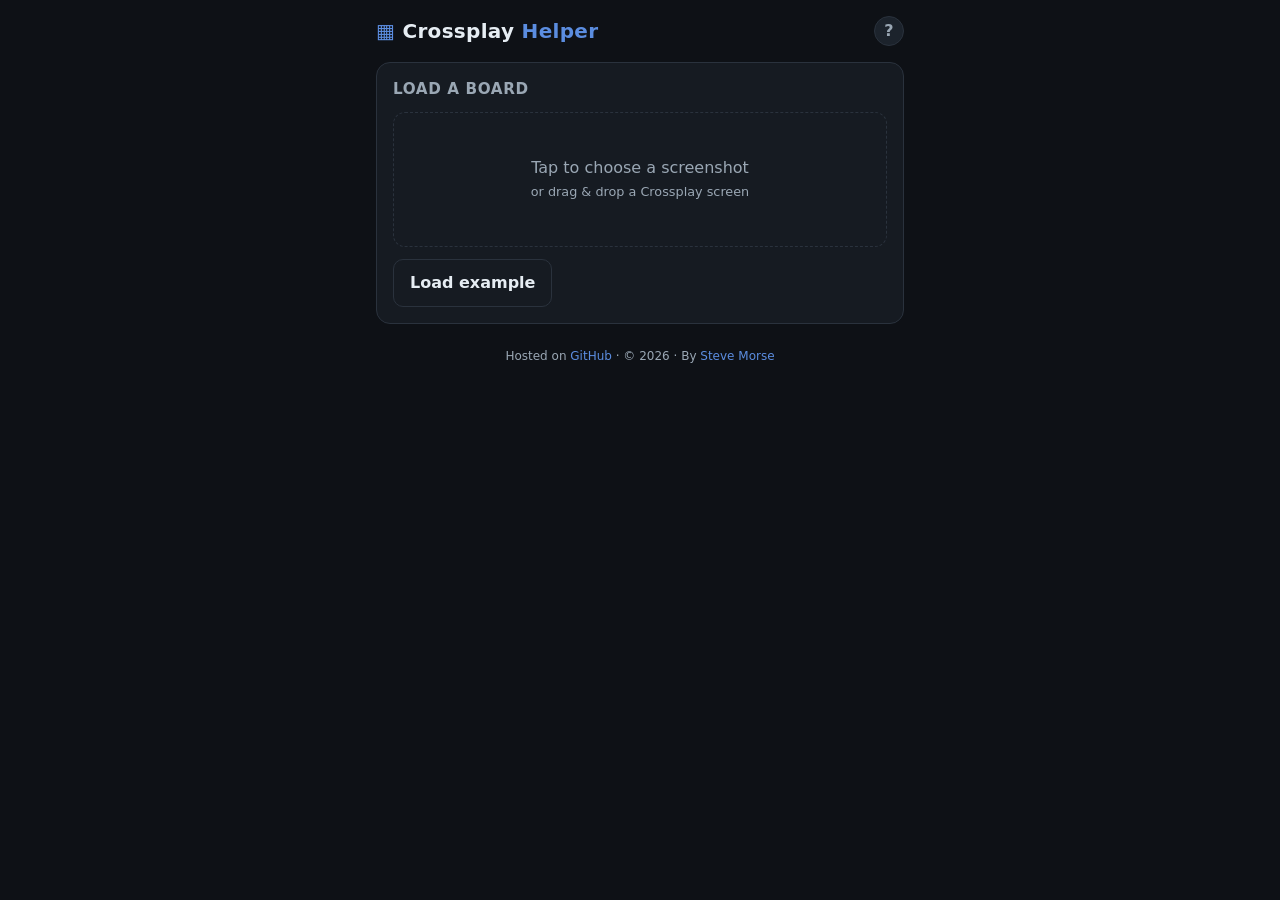
<file: index.html>
<!DOCTYPE html>
<html lang="en">
<head>
  <meta charset="utf-8" />
  <meta name="viewport" content="width=device-width, initial-scale=1, viewport-fit=cover" />
  <meta name="theme-color" content="#0e1116" />
  <title>Crossplay Helper</title>
  <meta name="description" content="Snap a screenshot of your NYT Crossplay game and get the best plays — board reading and word-crunching, right in your browser." />
  <link rel="canonical" href="https://stmorse.github.io/crossplay-helper/" />

  <!-- Open Graph / iMessage / Slack / social link previews -->
  <meta property="og:type" content="website" />
  <meta property="og:site_name" content="Crossplay Helper" />
  <meta property="og:title" content="Crossplay Helper" />
  <meta property="og:description" content="Snap a screenshot of your NYT Crossplay game and get the best plays — board reading and word-crunching, right in your browser." />
  <meta property="og:url" content="https://stmorse.github.io/crossplay-helper/" />
  <meta property="og:image" content="https://stmorse.github.io/crossplay-helper/og-image.png" />
  <meta property="og:image:type" content="image/png" />
  <meta property="og:image:width" content="1200" />
  <meta property="og:image:height" content="630" />
  <meta property="og:image:alt" content="Crossplay Helper — snap a screenshot, get the best play." />

  <!-- Twitter/X card -->
  <meta name="twitter:card" content="summary_large_image" />
  <meta name="twitter:title" content="Crossplay Helper" />
  <meta name="twitter:description" content="Snap a screenshot of your NYT Crossplay game and get the best plays." />
  <meta name="twitter:image" content="https://stmorse.github.io/crossplay-helper/og-image.png" />

  <link rel="icon" href="data:image/svg+xml,&lt;svg xmlns='http://www.w3.org/2000/svg' viewBox='0 0 16 16'&gt;&lt;rect width='16' height='16' rx='3' fill='%234076c6'/&gt;&lt;text x='8' y='12' font-size='11' font-family='sans-serif' font-weight='bold' fill='white' text-anchor='middle'&gt;C&lt;/text&gt;&lt;/svg&gt;" />
  <link rel="stylesheet" href="css/style.css" />

  <!-- Google tag (gtag.js) -->
  <script async src="https://www.googletagmanager.com/gtag/js?id=G-KH3XZ1ZKXK"></script>
  <script>
    window.dataLayer = window.dataLayer || [];
    function gtag(){dataLayer.push(arguments);}
    gtag('js', new Date());

    gtag('config', 'G-KH3XZ1ZKXK');
  </script>
</head>
<body>
  <div class="app">
    <header class="masthead">
      <h1><span class="mark">▦</span> Crossplay <span class="mark">Helper</span></h1>
      <button class="help-btn" id="help-btn" aria-label="How this works" title="How this works">?</button>
    </header>

    <!-- 1. Upload -->
    <section class="card" id="upload-card">
      <h2>Load a board</h2>
      <div class="dropzone" id="dropzone">
        <p>Tap to choose a screenshot<br /><span class="muted">or drag &amp; drop a Crossplay screen</span></p>
      </div>
      <input type="file" id="file-input" accept="image/*" class="hidden" />
      <div class="btn-row" style="margin-top:12px">
        <button class="btn ghost" id="load-example">Load example</button>
      </div>
      <p class="status" id="status"></p>
    </section>

    <!-- 2. Detected board (correction UI) -->
    <section class="card hidden" id="board-card">
      <h2>Board (Tap any cell to fix)</h2>
      <div class="board-wrap">
        <div class="board" id="board"></div>
      </div>
      <div style="margin-top:14px">
        <h2>Tray</h2>
        <div class="tray" id="tray"></div>
      </div>
      <div class="btn-row" style="margin-top:16px">
        <button class="btn primary" id="confirm-board" disabled>Find best plays</button>
        <button class="btn ghost" id="deep-analysis" disabled title="Coming soon: simulate opponent replies to rank plays">Deep analysis</button>
      </div>
      <p class="muted" id="recog-summary"></p>
    </section>

    <!-- 3. Best plays -->
    <section class="card hidden" id="plays-card">
      <h2>Best plays</h2>
      <div class="seg" id="rank-toggle">
        <button class="seg-btn active" data-rank="equity">Best overall</button>
        <button class="seg-btn" data-rank="score">Most points</button>
      </div>
      <p class="status" id="plays-status"></p>
      <ol class="plays" id="plays"></ol>
      <p class="muted">“Best overall” = points + value of the tiles you keep (rack leave)
        − risk of opening premium squares for your opponent.</p>
    </section>

    <footer>
      Hosted on <a href="https://github.com/stmorse/crossplay-helper" target="_blank" rel="noopener">GitHub</a>
      · © 2026 · By <a href="https://stmorse.github.io">Steve Morse</a> 
    </footer>
  </div>

  <!-- cell editor popover, injected/shown on demand -->
  <div class="editor hidden" id="editor"></div>

  <!-- "how it works" help modal -->
  <div class="modal hidden" id="help">
    <div class="modal-sheet">
      <button class="modal-x" id="help-close" aria-label="Close">×</button>
      <h3>How this works</h3>
      <p>Stuck staring at your rack? Drop in a screenshot of your Crossplay game and
        we'll read the board and tray, then hand you the best plays — ranked by points
        <em>and</em> by what's smart to keep.</p>
      <ol class="help-steps">
        <li><strong>Load a board</strong> — upload a screenshot (or tap <em>Load example</em> to kick the tires).</li>
        <li><strong>Check the read</strong> — we guess the tiles; tap any cell that's off to fix it.</li>
        <li><strong>Find best plays</strong> — tap a play to watch it light up on the board.</li>
      </ol>
      <p>It all runs right here in your browser — nothing leaves your phone.
        Not affiliated with the NYT; just a friendly helper.</p>
    </div>
  </div>

  <script type="module" src="js/app.js"></script>
</body>
</html>
</file>
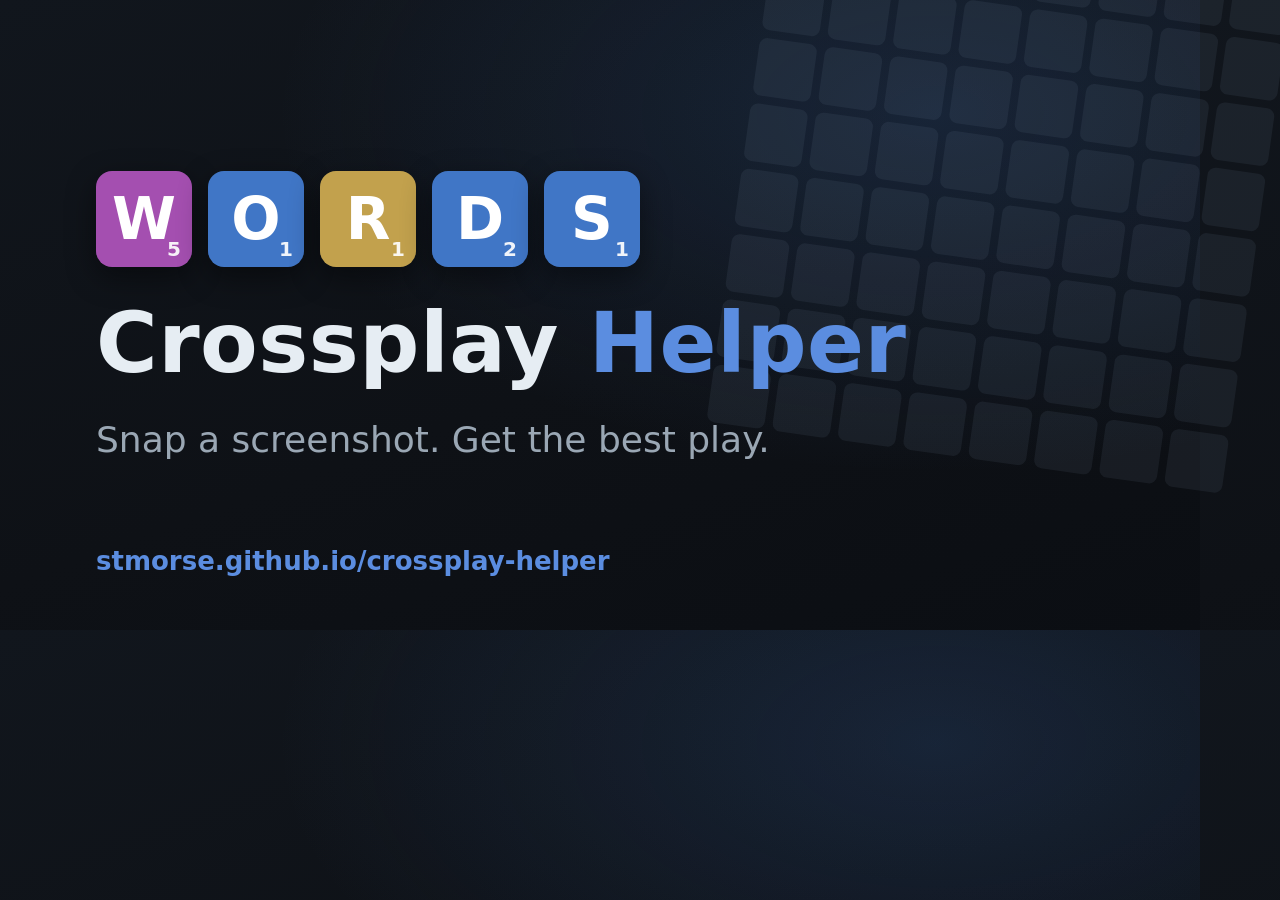
<file: tools/og-image.html>
<!DOCTYPE html><html><head><meta charset="utf-8"><style>
  * { margin: 0; box-sizing: border-box; }
  :root {
    --bg:#0e1116; --text:#e6edf3; --dim:#9aa7b4; --accent:#4076c6; --accent2:#5b8de0;
    --p3l:#4a9d5b; --p2l:#c2a14d; --p3w:#a44fb0; --p2w:#6f8fd6;
  }
  html,body { width:1200px; height:630px; }
  body {
    background:
      radial-gradient(1100px 600px at 78% 18%, rgba(64,118,198,.18), transparent 60%),
      linear-gradient(160deg, #11161d 0%, #0e1116 55%, #0b0e13 100%);
    color:var(--text);
    font-family:-apple-system,BlinkMacSystemFont,"Segoe UI",Roboto,system-ui,sans-serif;
    position:relative; overflow:hidden;
  }
  /* faint board grid in the corner */
  .grid {
    position:absolute; right:-60px; top:-60px; width:520px; height:520px;
    display:grid; grid-template-columns:repeat(8,1fr); gap:8px; transform:rotate(8deg);
    opacity:.10;
  }
  .grid span { background:#7e93ab; border-radius:8px; }
  .wrap { position:absolute; inset:0; display:flex; flex-direction:column;
          justify-content:center; padding:0 96px; gap:34px; }
  .tiles { display:flex; gap:16px; }
  .tile {
    width:96px; height:96px; border-radius:16px; background:var(--accent);
    color:#fff; display:flex; align-items:center; justify-content:center;
    font-weight:800; font-size:58px; position:relative;
    box-shadow:0 10px 30px rgba(0,0,0,.45);
  }
  .tile .v { position:absolute; right:11px; bottom:6px; font-size:20px; font-weight:700; opacity:.92; }
  .tile.p3w{background:var(--p3w);} .tile.p2l{background:var(--p2l);}
  h1 { font-size:84px; letter-spacing:.5px; line-height:1; font-weight:800; }
  h1 .mk { color:var(--accent2); }
  p.tag { font-size:36px; color:var(--dim); font-weight:500; }
  .url { position:absolute; left:96px; bottom:54px; font-size:26px; color:var(--accent2); font-weight:600; }
</style></head>
<body>
  <div class="grid" id="grid"></div>
  <div class="wrap">
    <div class="tiles">
      <div class="tile p3w">W<span class="v">5</span></div>
      <div class="tile">O<span class="v">1</span></div>
      <div class="tile p2l">R<span class="v">1</span></div>
      <div class="tile">D<span class="v">2</span></div>
      <div class="tile">S<span class="v">1</span></div>
    </div>
    <h1>Crossplay <span class="mk">Helper</span></h1>
    <p class="tag">Snap a screenshot. Get the best play.</p>
  </div>
  <div class="url">stmorse.github.io/crossplay-helper</div>
  <script>
    const g=document.getElementById("grid");
    for(let i=0;i<64;i++){const s=document.createElement("span");g.appendChild(s);}
  </script>
</body></html>
</file>
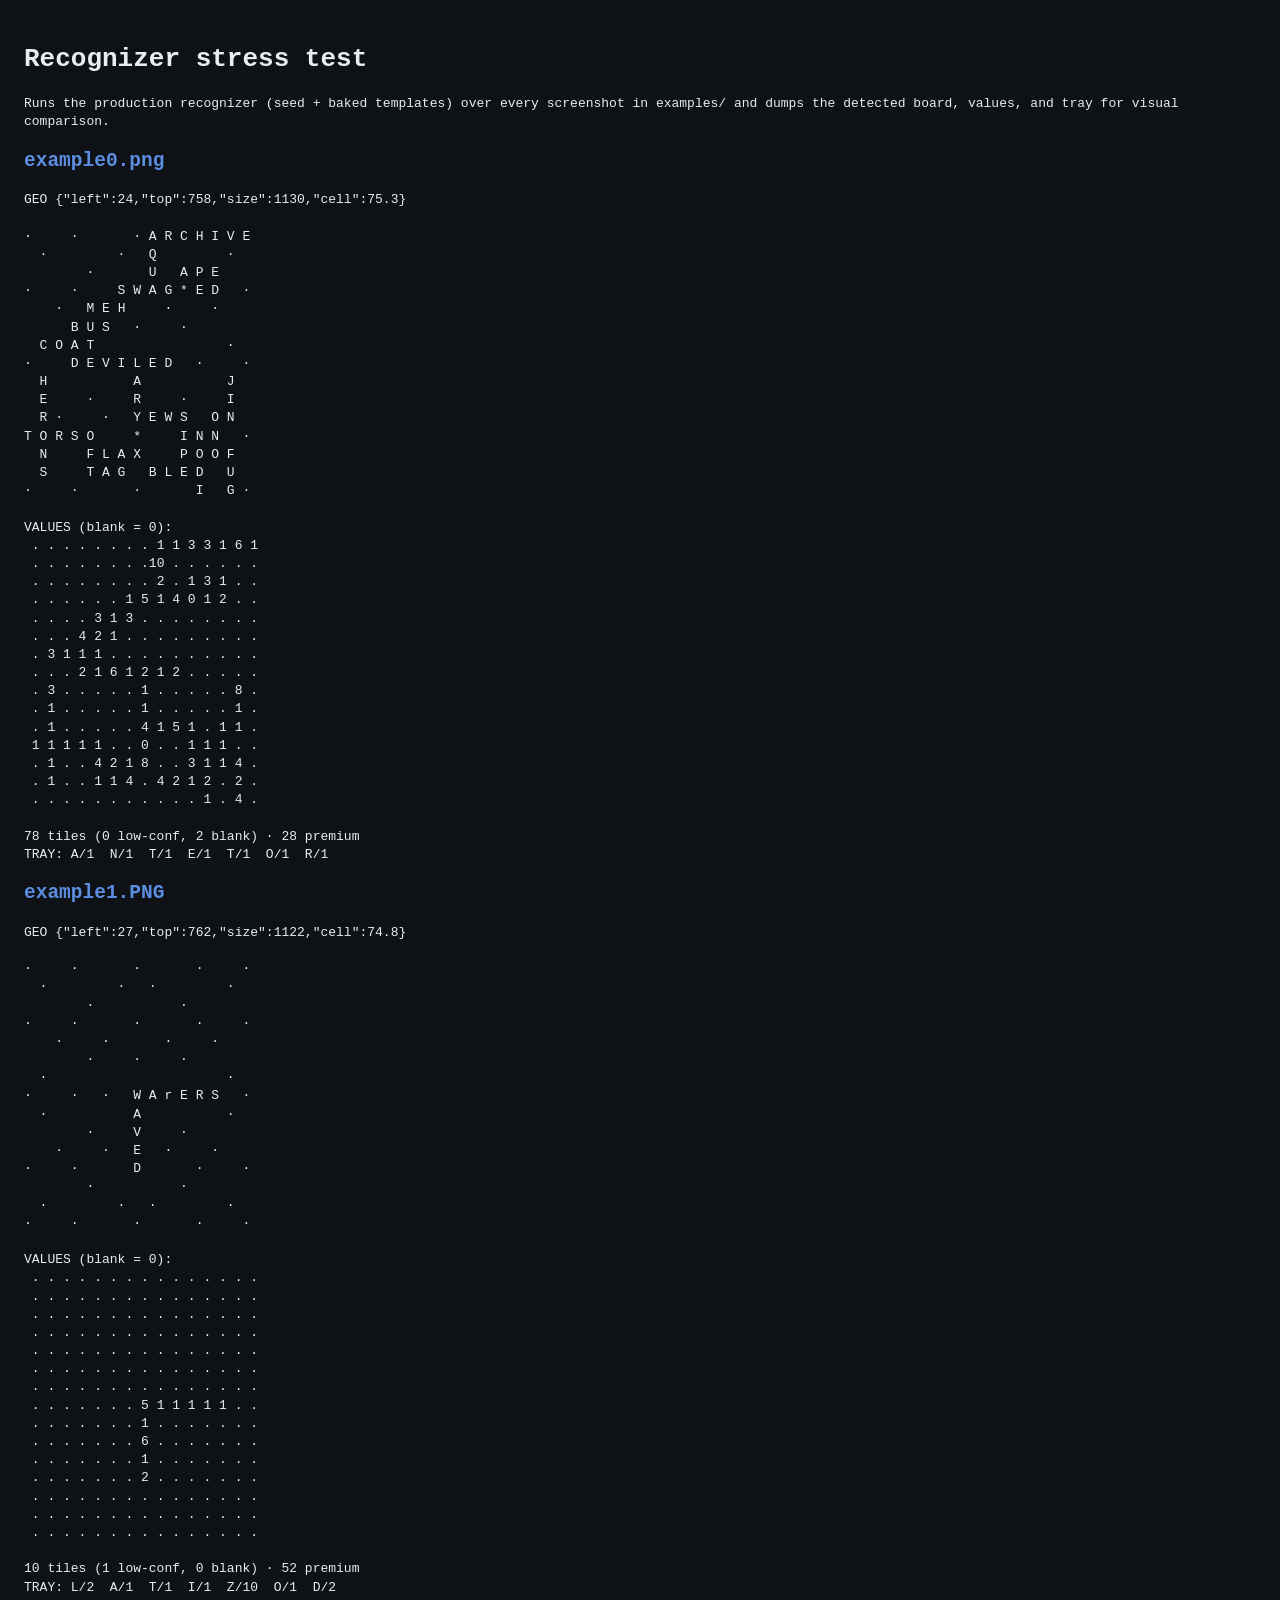
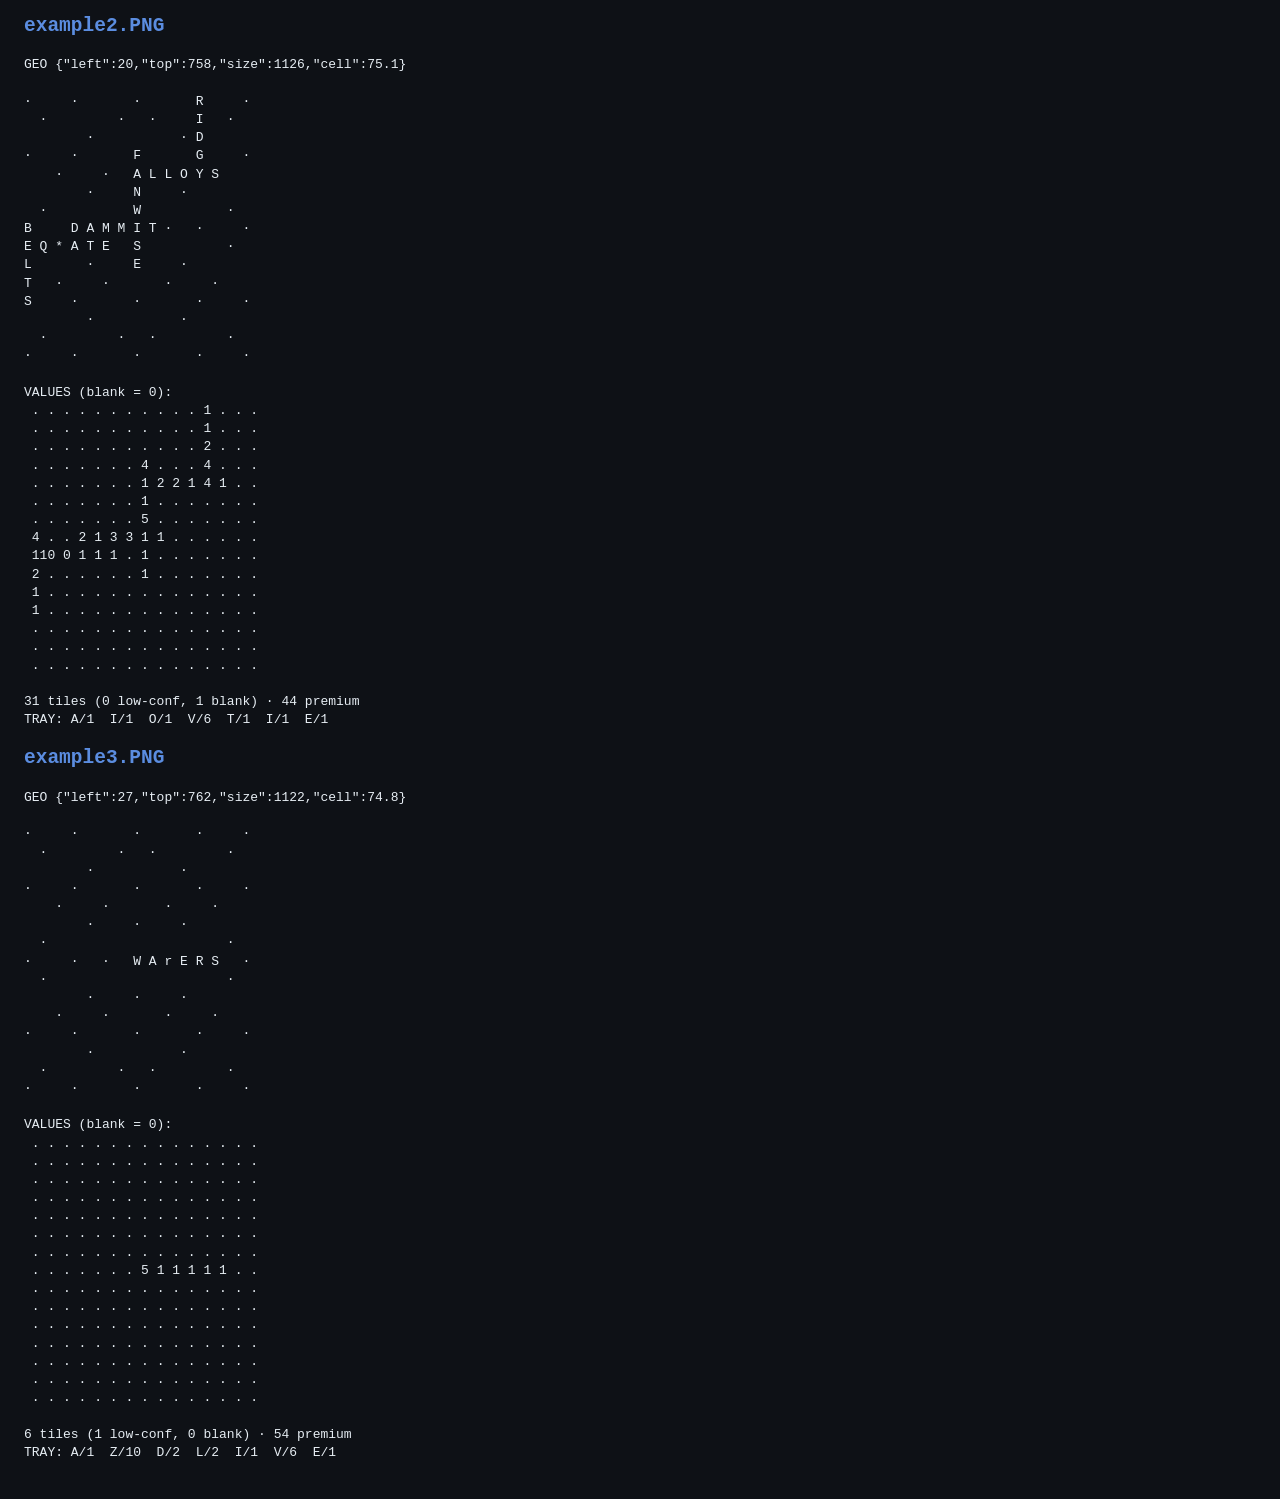
<file: tools/stress-test.html>
<!DOCTYPE html><html><head><meta charset="utf-8"><title>recognizer stress test</title>
<style>body{font:13px/1.4 monospace;background:#0e1116;color:#e6edf3;padding:16px}h2{color:#5b8de0}pre{white-space:pre-wrap}</style>
</head><body>
<h1>Recognizer stress test</h1>
<p>Runs the production recognizer (seed + baked templates) over every screenshot in
<code>examples/</code> and dumps the detected board, values, and tray for visual comparison.</p>
<div id="out">running…</div>
<script type="module">
import { TemplateSet } from "../js/glyphs.js";
import { recognize } from "../js/recognizer.js";

const EXAMPLES = ["example0.png", "example1.PNG", "example2.PNG", "example3.PNG"];
const t = new TemplateSet(); t.buildSeed(); t.loadBaked();
const out = document.getElementById("out");

function loadImg(src) {
  return new Promise((res, rej) => { const i = new Image(); i.onload = () => res(i); i.onerror = rej; i.src = src; });
}
function dump(name, r) {
  let s = `<h2>${name}</h2><pre>`;
  s += "GEO " + JSON.stringify({ left: r.geo.left, top: r.geo.top, size: r.geo.size, cell: +r.geo.cell.toFixed(1) }) + "\n\n";
  for (const row of r.board)
    s += row.map(c => c.type === "tile" ? (c.blank ? "*" : c.lowconf ? (c.letter || "?").toLowerCase() : (c.letter || "?")) : c.type === "premium" ? "·" : " ").join(" ") + "\n";
  s += "\nVALUES (blank = 0):\n";
  for (const row of r.board)
    s += row.map(c => c.type === "tile" ? String(c.value == null ? "?" : c.value).padStart(2) : " .").join("") + "\n";
  let tiles = 0, low = 0, prem = 0, blanks = 0;
  for (const row of r.board) for (const c of row) if (c.type === "tile" && c.blank) blanks++;
  for (const row of r.board) for (const c of row) { if (c.type === "tile") { tiles++; if (c.lowconf) low++; } if (c.type === "premium") prem++; }
  s += `\n${tiles} tiles (${low} low-conf, ${blanks} blank) · ${prem} premium\n`;
  s += "TRAY: " + r.tray.map(x => `${x.letter}${x.value == null ? "" : "/" + x.value}${x.lowconf ? "!" : ""}`).join("  ");
  return s + "</pre>";
}
(async () => {
  let html = "";
  for (const ex of EXAMPLES) {
    try { html += dump(ex, recognize(await loadImg("../examples/" + ex), t)); }
    catch (e) { html += `<h2>${ex}</h2><pre>ERROR: ${e.message}</pre>`; }
  }
  out.innerHTML = html;
  document.title = "DONE";
})();
</script></body></html>
</file>
<file: css/style.css>
/* crossplay-helper — dark, handsome, mobile-first */

:root {
  --bg:        #0e1116;
  --bg-elev:   #161b22;
  --bg-elev-2: #1c232c;
  --border:    #2a323d;
  --text:      #e6edf3;
  --text-dim:  #9aa7b4;
  --accent:    #4076c6;   /* Crossplay tile blue */
  --accent-2:  #5b8de0;
  --good:      #3fb950;
  --warn:      #d29922;
  --bad:       #f85149;

  /* premium square colors (text/labels) */
  --p-3l: #4a9d5b;  /* triple letter — green  */
  --p-2l: #c2a14d;  /* double letter — tan    */
  --p-3w: #a44fb0;  /* triple word   — purple */
  --p-2w: #6f8fd6;  /* double word   — blue   */

  --cell-empty: #232a33;
  --tile-bg:    #4076c6;
  --tile-text:  #ffffff;
}

* { box-sizing: border-box; -webkit-tap-highlight-color: transparent; }

html, body {
  margin: 0;
  background: var(--bg);
  color: var(--text);
  font-family: -apple-system, BlinkMacSystemFont, "Segoe UI", Roboto, system-ui, sans-serif;
  font-size: 16px;
  line-height: 1.4;
  -webkit-font-smoothing: antialiased;
}

.app {
  max-width: 560px;
  margin: 0 auto;
  padding: 16px 16px 64px;
  min-height: 100vh;
}

header.masthead {
  display: flex;
  align-items: center;
  justify-content: space-between;
  gap: 8px;
  margin-bottom: 16px;
}
header.masthead h1 {
  font-size: 1.25rem;
  letter-spacing: 0.3px;
  margin: 0;
}
header.masthead h1 .mark { color: var(--accent-2); }
.help-btn {
  flex: none;
  width: 30px; height: 30px;
  border-radius: 50%;
  border: 1px solid var(--border);
  background: var(--bg-elev-2);
  color: var(--text-dim);
  font: inherit; font-weight: 700; font-size: 1rem;
  line-height: 1; cursor: pointer;
  display: flex; align-items: center; justify-content: center;
  transition: border-color .15s, color .15s;
}
.help-btn:hover { border-color: var(--accent); color: var(--text); }
.help-btn:active { transform: translateY(1px); }

/* ---- cards / sections ---- */
.card {
  background: var(--bg-elev);
  border: 1px solid var(--border);
  border-radius: 14px;
  padding: 16px;
  margin-bottom: 16px;
}
.card h2 {
  font-size: 0.95rem;
  text-transform: uppercase;
  letter-spacing: 0.6px;
  color: var(--text-dim);
  margin: 0 0 12px;
}

/* ---- buttons ---- */
.btn {
  appearance: none;
  border: 1px solid var(--border);
  background: var(--bg-elev-2);
  color: var(--text);
  font: inherit;
  font-weight: 600;
  padding: 12px 16px;
  border-radius: 10px;
  cursor: pointer;
  transition: background .15s, border-color .15s, transform .05s;
}
.btn:active { transform: translateY(1px); }
.btn:hover { border-color: var(--accent); }
.btn.primary { background: var(--accent); border-color: var(--accent); color: #fff; }
.btn.primary:hover { background: var(--accent-2); }
.btn.ghost { background: transparent; }
.btn:disabled { opacity: .5; cursor: not-allowed; }
.btn-row { display: flex; flex-wrap: wrap; gap: 10px; }

/* ---- upload dropzone ---- */
.dropzone {
  border: 1.5px dashed var(--border);
  border-radius: 12px;
  padding: 28px 16px;
  text-align: center;
  color: var(--text-dim);
  cursor: pointer;
  transition: border-color .15s, background .15s;
}
.dropzone.drag { border-color: var(--accent); background: rgba(64,118,198,.08); }
.dropzone strong { color: var(--text); }
.hidden { display: none !important; }

/* ---- status line ---- */
.status {
  font-size: 0.85rem;
  color: var(--text-dim);
  margin: 10px 0 0;
}
.status:empty { margin: 0; }
.status.ok  { color: var(--good); }
.status.err { color: var(--bad); }

/* ---- board grid (correction UI) ---- */
.board-wrap { overflow-x: auto; }
.board {
  display: grid;
  grid-template-columns: repeat(15, 1fr);
  gap: 2px;
  width: 100%;
  aspect-ratio: 1 / 1;
  user-select: none;
}
.cell {
  position: relative;
  background: var(--cell-empty);
  border-radius: 3px;
  display: flex;
  align-items: center;
  justify-content: center;
  font-weight: 700;
  font-size: clamp(8px, 2.4vw, 15px);
  color: var(--text);
  cursor: pointer;
  aspect-ratio: 1 / 1;
  overflow: hidden;
}
.cell.tile { background: var(--tile-bg); color: var(--tile-text); }
.cell.premium { font-size: clamp(6px, 1.8vw, 11px); font-weight: 800; }
.cell.p-3l { color: var(--p-3l); } .cell.p-2l { color: var(--p-2l); }
.cell.p-3w { color: var(--p-3w); } .cell.p-2w { color: var(--p-2w); }
.cell .val {
  position: absolute;
  right: 2px; bottom: 1px;
  font-size: 0.55em;
  font-weight: 600;
  opacity: .9;
}
.cell.lowconf::after {
  content: "";
  position: absolute; inset: 0;
  border: 2px solid var(--warn);
  border-radius: 3px;
  pointer-events: none;
}
.cell.selected { outline: 2px solid var(--accent-2); outline-offset: -1px; z-index: 2; }
.cell.blank .letter { font-style: italic; opacity: .85; }

/* ---- tray ---- */
.tray {
  display: flex;
  gap: 6px;
  flex-wrap: wrap;
  margin-top: 4px;
}
.tray .tile {
  width: 36px; height: 36px;
  background: var(--tile-bg); color: var(--tile-text);
  border-radius: 7px;
  display: flex; align-items: center; justify-content: center;
  font-weight: 800; font-size: .95rem;
  position: relative; cursor: pointer;
}
.tray .tile .val { position: absolute; right: 2px; bottom: 0; font-size: .55rem; font-weight: 600; }
.tray .tile.empty { background: var(--bg-elev-2); border: 1px dashed var(--border); color: var(--text-dim); }
.tray .tile.lowconf { box-shadow: 0 0 0 2px var(--warn); }

/* ---- cell editor popover ---- */
.editor {
  position: fixed;
  left: 50%; bottom: 0;
  transform: translateX(-50%);
  width: 100%; max-width: 560px;
  background: var(--bg-elev);
  border-top: 1px solid var(--border);
  border-radius: 16px 16px 0 0;
  padding: 16px;
  box-shadow: 0 -8px 30px rgba(0,0,0,.5);
  z-index: 50;
}
.editor h3 { margin: 0 0 12px; font-size: .95rem; color: var(--text-dim); }
.editor .keys { display: grid; grid-template-columns: repeat(7, 1fr); gap: 6px; }
.editor .keys button {
  padding: 10px 0; font-weight: 700; border-radius: 8px;
  border: 1px solid var(--border); background: var(--bg-elev-2); color: var(--text); cursor: pointer;
}
.editor .keys button:hover { border-color: var(--accent); }
.editor .row { display: flex; gap: 8px; align-items: center; margin: 12px 0; flex-wrap: wrap; }
.editor label { font-size: .85rem; color: var(--text-dim); }
.editor input[type="number"] {
  width: 64px; background: var(--bg-elev-2); border: 1px solid var(--border);
  color: var(--text); border-radius: 8px; padding: 8px; font: inherit;
}

/* ---- candidate play overlay on the board ---- */
.cell.candidate { background: var(--good); color: #06210c; }
.cell.candidate .val { opacity: .8; }
.cell.candidate.blank .letter { font-style: italic; }

/* ---- segmented toggle ---- */
.seg { display: inline-flex; border: 1px solid var(--border); border-radius: 9px; overflow: hidden; margin-bottom: 10px; }
.seg-btn {
  appearance: none; border: 0; background: var(--bg-elev-2); color: var(--text-dim);
  font: inherit; font-weight: 600; font-size: .85rem; padding: 8px 14px; cursor: pointer;
}
.seg-btn + .seg-btn { border-left: 1px solid var(--border); }
.seg-btn.active { background: var(--accent); color: #fff; }

/* ---- best plays list ---- */
.plays { list-style: none; margin: 8px 0 0; padding: 0; }
.plays li {
  display: flex; align-items: center; gap: 10px;
  padding: 10px 12px; border: 1px solid var(--border); border-radius: 10px;
  margin-bottom: 8px; cursor: pointer; transition: border-color .12s, background .12s;
}
.plays li:hover { border-color: var(--accent); }
.plays li.selected { border-color: var(--accent-2); background: rgba(64,118,198,.10); }
.plays .rank { color: var(--text-dim); font-size: .8rem; width: 1.4em; text-align: right; }
.plays .word { font-weight: 800; letter-spacing: .5px; }
.plays .meta { color: var(--text-dim); font-size: .8rem; }
.plays .scorebox { margin-left: auto; text-align: right; line-height: 1.1; }
.plays .score { font-weight: 800; color: var(--accent-2); font-size: 1.1rem; }
.plays .score small { font-weight: 600; color: var(--text-dim); font-size: .68rem; }
.plays .eq { display: block; color: var(--text-dim); font-size: .72rem; }
.plays .blanktag { color: var(--warn); font-size: .72rem; }
.plays .risk { color: var(--bad); font-size: .72rem; }
.plays .keep { color: var(--text); }

/* ---- preview canvas (debug) ---- */
.preview { max-width: 100%; border-radius: 10px; border: 1px solid var(--border); display: block; }
.muted { color: var(--text-dim); font-size: .8rem; }

footer { text-align: center; color: var(--text-dim); font-size: .75rem; margin-top: 24px; }
footer a { color: var(--accent-2); text-decoration: none; }
footer a:hover { text-decoration: underline; }

/* ---- "how it works" modal ---- */
.modal {
  position: fixed; inset: 0;
  background: rgba(0,0,0,.55);
  display: flex; align-items: center; justify-content: center;
  padding: 16px; z-index: 60;
}
.modal-sheet {
  position: relative;
  width: 100%; max-width: 420px;
  max-height: 85vh; overflow-y: auto;
  background: var(--bg-elev);
  border: 1px solid var(--border);
  border-radius: 16px;
  padding: 20px;
  box-shadow: 0 12px 40px rgba(0,0,0,.5);
}
.modal-sheet h3 { margin: 0 0 12px; font-size: 1.05rem; }
.modal-sheet p { margin: 0 0 12px; font-size: .9rem; }
.modal-sheet em { color: var(--text); font-style: normal; font-weight: 600; }
.modal-x {
  position: absolute; top: 10px; right: 12px;
  width: 30px; height: 30px;
  border: 0; background: transparent;
  color: var(--text-dim); font-size: 1.5rem; line-height: 1;
  cursor: pointer; border-radius: 8px;
}
.modal-x:hover { color: var(--text); background: var(--bg-elev-2); }
.help-steps { margin: 0 0 12px; padding-left: 20px; font-size: .9rem; }
.help-steps li { margin-bottom: 8px; }
.help-steps strong { color: var(--accent-2); }
</file>
